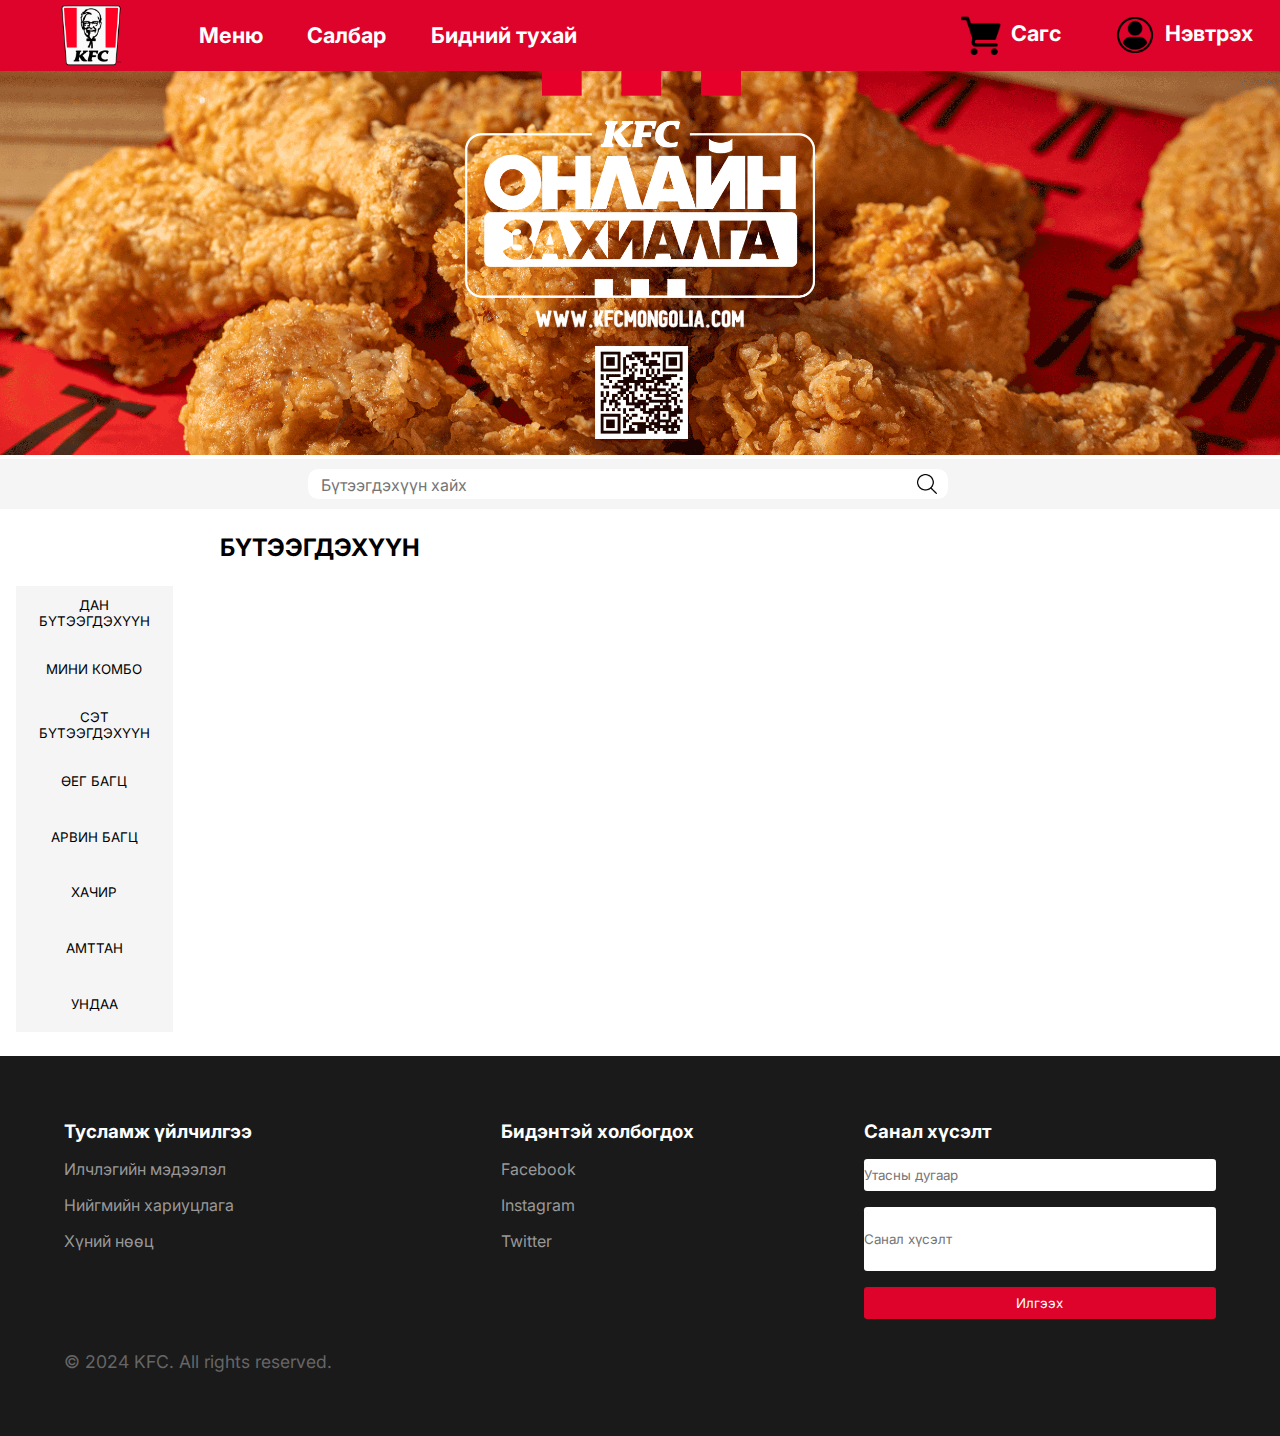
<file: index.html>
<!DOCTYPE html>
<html lang="en">
  <head>
    <meta charset="UTF-8" />
    <meta name="viewport" content="width=device-width, initial-scale=1.0" />
    <title>Меню</title>
    <link rel="stylesheet" href="css/headerFooter.css" />
    <link rel="stylesheet" href="css/index.css" />
    <link rel="manifest" href="manifest.json" />
    <link
      rel="stylesheet"
      href="https://cdnjs.cloudflare.com/ajax/libs/font-awesome/6.5.2/css/all.min.css"
      integrity="sha512-SnH5WK+bZxgPHs44uWIX+LLJAJ9/2PkPKZ5QiAj6Ta86w+fsb2TkcmfRyVX3pBnMFcV7oQPJkl9QevSCWr3W6A=="
      crossorigin="anonymous"
      referrerpolicy="no-referrer"
    />
    <link
      rel="stylesheet"
      href="https://fonts.googleapis.com/css2?family=Inter:wght@400;500;600;700&display=swap"
    />
    <script type="module" src="./js/products.js"></script>
  </head>
  <body>
    <div id="overlay"></div>
    <header-section></header-section>
    <section>
      <div>
        <img
          src="assets/Index Products/adimage1.jpeg"
          alt="Home Image"
          class="homeimage"
        />
      </div>
    </section>
    <div class="searchbox">
      <form action="">
        <input type="search" placeholder="Бүтээгдэхүүн хайх" id="search" />
        <button type="submit" aria-label="Search">
          <img src="assets/Index Products/search.png" alt="Search" />
        </button>
      </form>
    </div>
    <div id="title"><h2>БҮТЭЭГДЭХҮҮН</h2></div>
    <div id="product-container">
      <div id="product-name">
        <button class="p-name" data-category="ДАН БҮТЭЭГДЭХҮҮН">
          ДАН БҮТЭЭГДЭХҮҮН
        </button>
        <button class="p-name" data-category="МИНИ КОМБО">МИНИ КОМБО</button>
        <button class="p-name" data-category="СЭТ БҮТЭЭГДЭХҮҮН">
          СЭТ БҮТЭЭГДЭХҮҮН
        </button>
        <button class="p-name" data-category="ӨЕГ БАГЦ">ӨЕГ БАГЦ</button>
        <button class="p-name" data-category="АРВИН БАГЦ">АРВИН БАГЦ</button>
        <button class="p-name" data-category="ХАЧИР">ХАЧИР</button>
        <button class="p-name" data-category="АМТТАН">АМТТАН</button>
        <button class="p-name" data-category="УНДАА">УНДАА</button>
      </div>

      <div id="product-desc"></div>
    </div>
    <footer-section></footer-section>
    <script type="module" src="./js/index.js"></script>
    <script type="module" src="./components/header.js"></script>
    <script type="module" src="./components/footer.js"></script>

    <script>
      if ("serviceWorker" in navigator) {
        window.addEventListener("load", () => {
          navigator.serviceWorker
            .register("service-worker.js")
            .then((registration) => {
              console.log(
                "Service Worker registered with scope:",
                registration.scope
              );
            })
            .catch((error) => {
              console.error("Service Worker registration failed:", error);
            });
        });
      }
    </script>
  </body>
</html>
</file>
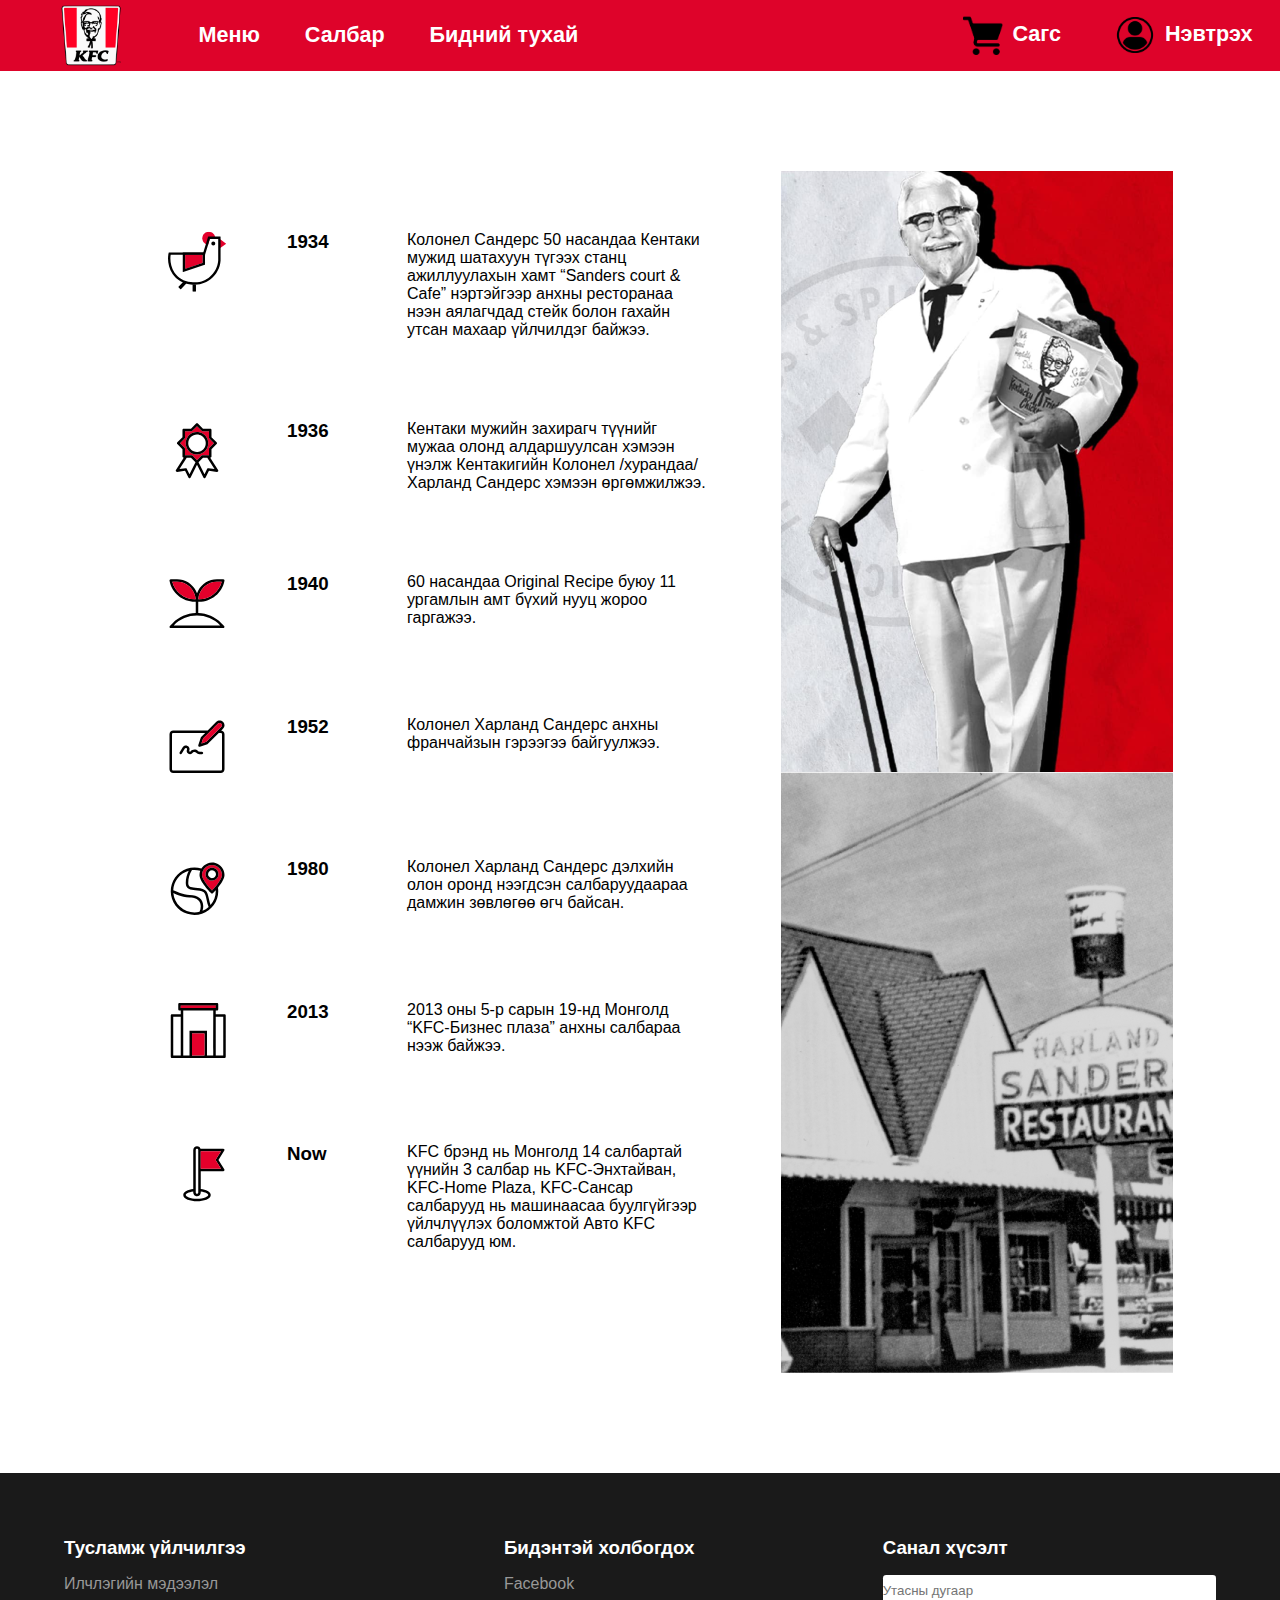
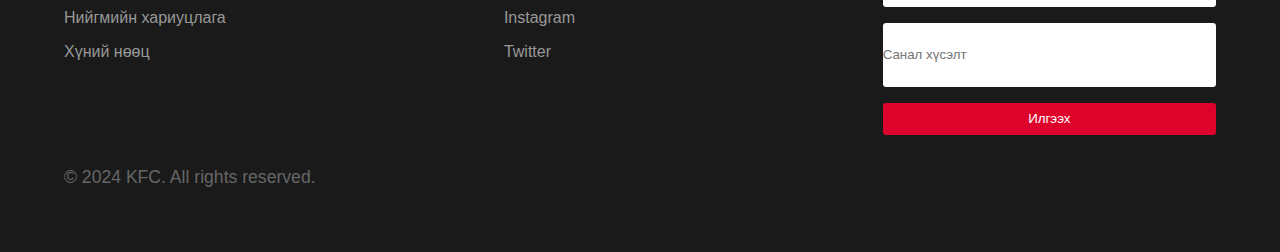
<file: about.html>
<!DOCTYPE html>
<html lang="en">
  <head>
    <meta charset="UTF-8" />
    <meta name="viewport" content="width=device-width, initial-scale=1.0" />
    <title>Бидний тухай</title>
    <script type="module" src="./components/header.js"></script>
    <script type="module" src="./components/footer.js"></script>
    <link rel="stylesheet" href="css/about.css" />
    <link rel="stylesheet" href="css/headerFooter.css" />
    <link
      rel="stylesheet"
      href="https://cdnjs.cloudflare.com/ajax/libs/font-awesome/6.5.2/css/all.min.css"
      integrity="sha512-SnH5WK+bZxgPHs44uWIX+LLJAJ9/2PkPKZ5QiAj6Ta86w+fsb2TkcmfRyVX3pBnMFcV7oQPJkl9QevSCWr3W6A=="
      crossorigin="anonymous"
      referrerpolicy="no-referrer"
    />
  </head>
  <body>
    <div id="overlay"></div>
    <header-section></header-section>
    <section class="about-section">
    <div class="history-section">
      <img src="/assets/icon1.svg" alt="Icon 1" />
      <h3>1934</h3>
      <p>
        Колонел Сандерс 50 насандаа Кентаки мужид шатахуун түгээх станц
        ажиллуулахын хамт “Sanders court & Cafe” нэртэйгээр анхны
        ресторанаа нээн аялагчдад стейк болон гахайн утсан махаар
        үйлчилдэг байжээ.
      </p>
      <img src="assets/icon2.svg" alt="Icon 2" />
      <h3>1936</h3>
      <p>
        Кентаки мужийн захирагч түүнийг мужаа олонд алдаршуулсан хэмээн
        үнэлж Кентакигийн Колонел /хурандаа/ Харланд Сандерс хэмээн
        өргөмжилжээ.
      </p>
      <img src="assets/icon3.svg" alt="Icon 3" />
      <h3>1940</h3>
      <p>
        60 насандаа Original Recipe буюу 11 ургамлын амт бүхий нууц жороо
        гаргажээ.
      </p>
      <img src="assets/icon4.svg" alt="Icon 4" />
      <h3>1952</h3>
      <p>Колонел Харланд Сандерс анхны франчайзын гэрээгээ байгуулжээ.</p>
      <img src="assets/icon5.svg" alt="Icon 5" />
      <h3>1980</h3>
      <p>
        Колонел Харланд Сандерс дэлхийн олон оронд нээгдсэн салбаруудаараа
        дамжин зөвлөгөө өгч байсан.
      </p>
      <img src="assets/icon6.svg" alt="Icon 6" />
      <h3>2013</h3>
      <p>
        2013 оны 5-р сарын 19-нд Монголд “KFC-Бизнес плаза” анхны салбараа
        нээж байжээ.
      </p>
      <img src="assets/icon7.svg" alt="Icon 7" />
      <h3>Now</h3>
      <p>
        KFC брэнд нь Монголд 14 салбартай үүнийн 3 салбар нь
        KFC-Энхтайван, KFC-Home Plaza, KFC-Сансар салбарууд нь машинаасаа
        буулгүйгээр үйлчлүүлэх боломжтой Авто KFC салбарууд юм.
      </p>
    </div>
    <div class="images">
      <img src="assets/kfc-img1.png" alt="KFC-1" />
      <img src="assets/kfc-img2.png" alt="KFC-2" />
    </div>
    </section>
    <footer-section></footer-section>
  <script src="js/about.js"></script>
</html>
</file>
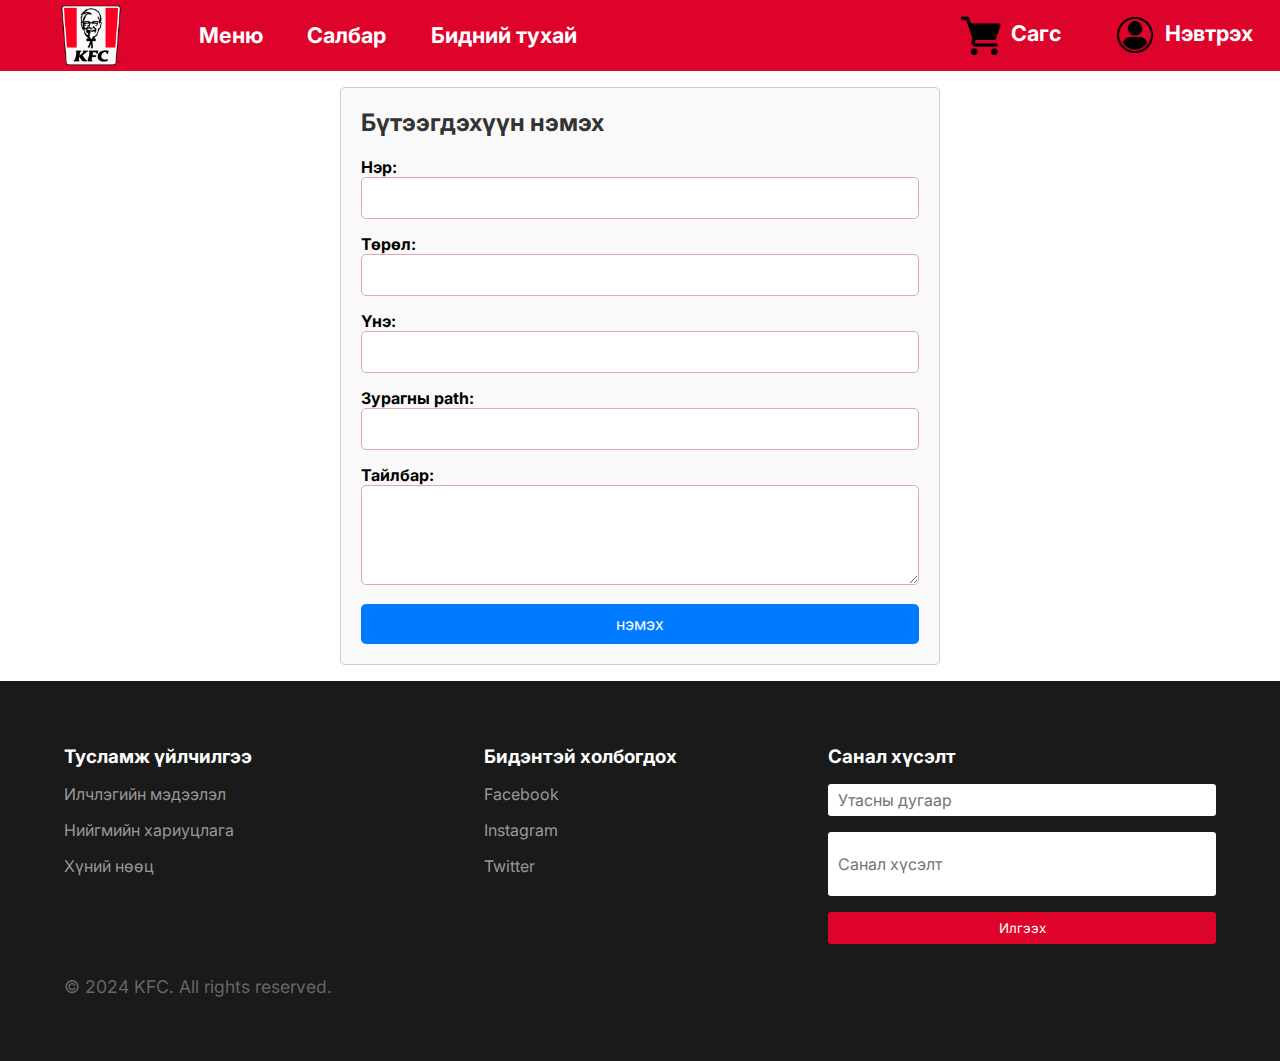
<file: addproduct.html>
<!DOCTYPE html>
<html lang="en">
  <head>
    <meta charset="UTF-8" />
    <meta name="viewport" content="width=device-width, initial-scale=1.0" />
    <title>Add Product</title>
    <link rel="stylesheet" href="css/headerFooter.css" />
    <link rel="stylesheet" href="css/addproduct.css" />
    <link
      rel="stylesheet"
      href="https://cdnjs.cloudflare.com/ajax/libs/font-awesome/6.5.2/css/all.min.css"
      integrity="sha512-SnH5WK+bZxgPHs44uWIX+LLJAJ9/2PkPKZ5QiAj6Ta86w+fsb2TkcmfRyVX3pBnMFcV7oQPJkl9QevSCWr3W6A=="
      crossorigin="anonymous"
      referrerpolicy="no-referrer"
    />
    <link
      rel="stylesheet"
      href="https://fonts.googleapis.com/css2?family=Inter:wght@400;500;600;700&display=swap"
    />
  </head>

  <body>
    <div id="overlay"></div>
    <header-section></header-section>
    <div class="container">
      <h2>Бүтээгдэхүүн нэмэх</h2>
      <form id="add-product-form">
        <div>
          <label for="name">Нэр:</label>
          <input type="text" id="name" name="name" required />
        </div>
        <div>
          <label for="category">Төрөл:</label>
          <input type="text" id="category" name="category" required />
        </div>
        <div>
          <label for="price">Үнэ:</label>
          <input
            type="number"
            id="price"
            name="price"
            min="0"
            step="0.01"
            required
          />
        </div>
        <div>
          <label for="image_path">Зурагны path:</label>
          <input type="text" id="image" name="image" required />
        </div>
        <div>
          <label for="description">Тайлбар:</label>
          <textarea id="description" name="description" required></textarea>
        </div>
        <button type="submit">нэмэх</button>
      </form>
    </div>
    <footer-section></footer-section>
    <script type="module" src="./components/header.js"></script>
    <script type="module" src="./components/footer.js"></script>
    <script type="module" src="./js/addproduct.js"></script>
  </body>
</html>
</file>
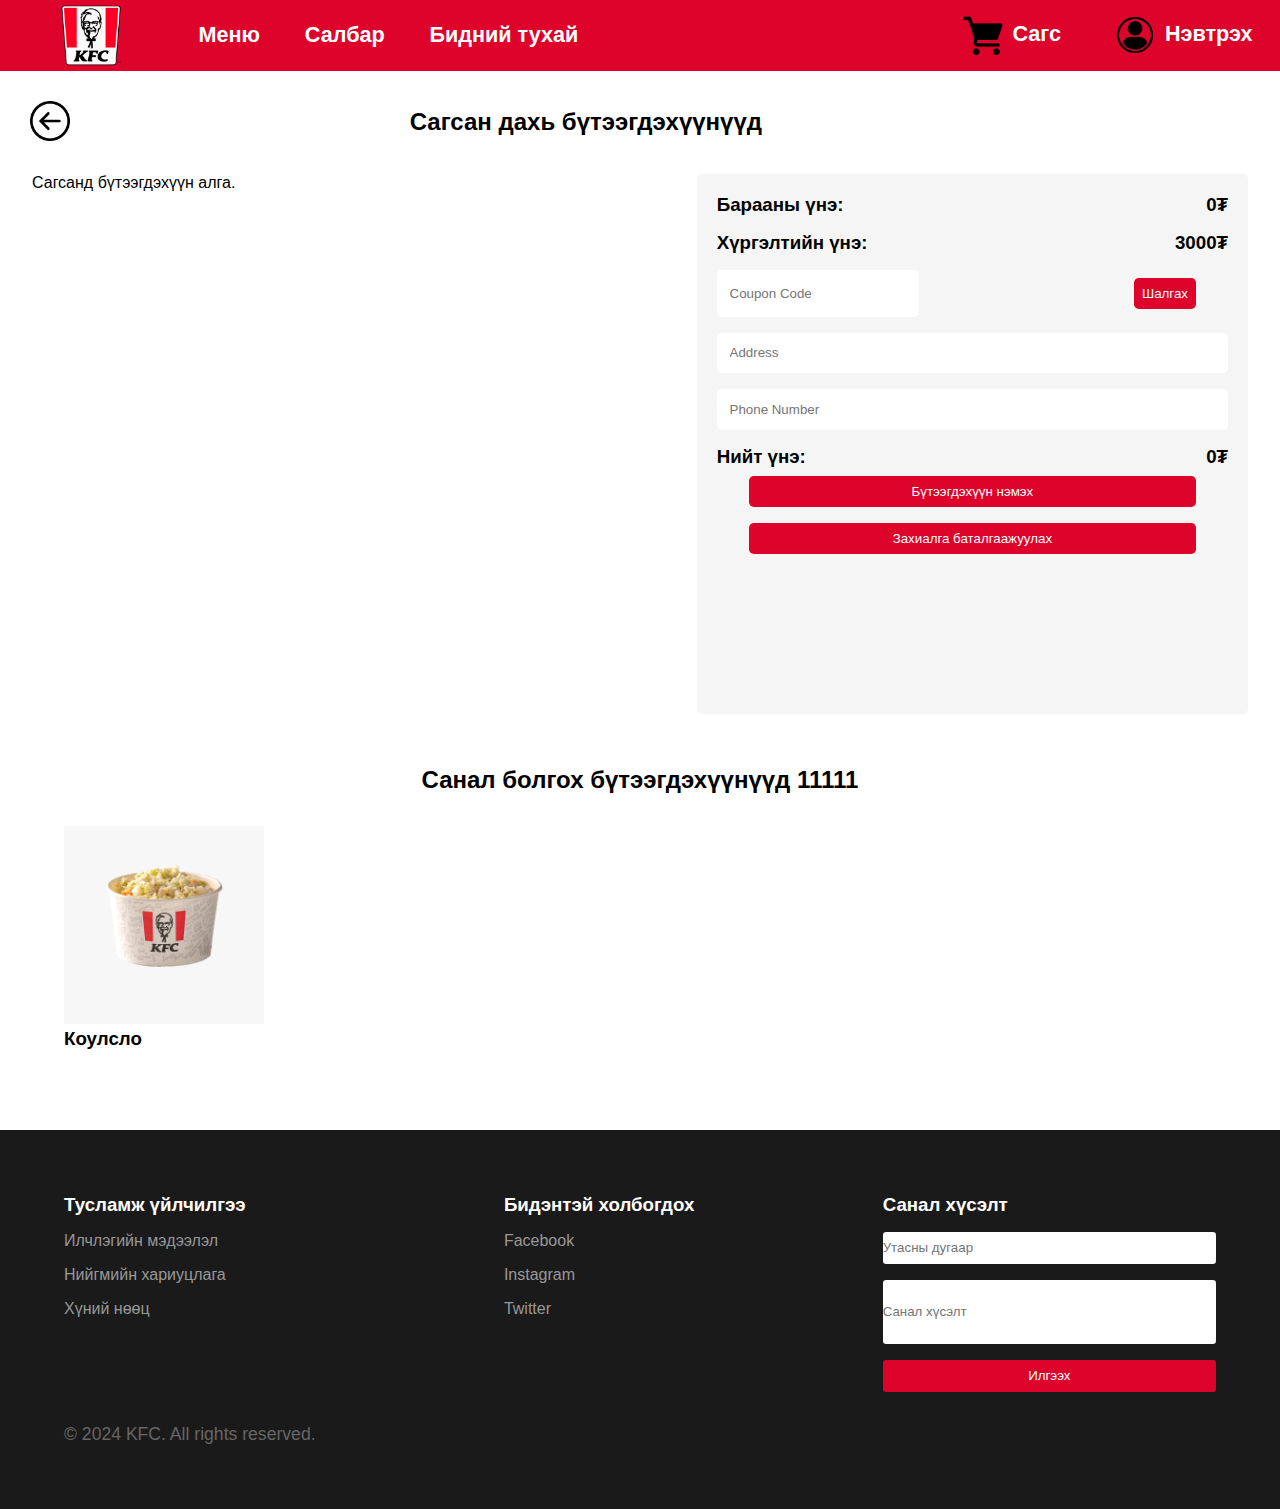
<file: basket.html>
<!DOCTYPE html>
<html lang="en">
  <head>
    <meta charset="UTF-8" />
    <meta name="viewport" content="width=device-width, initial-scale=1.0" />
    <title>Shopping Cart</title>
    <script type="module" src="./components/header.js"></script>
    <script type="module" src="./components/footer.js"></script>
    <link rel="stylesheet" href="css/headerFooter.css" />
    <link rel="stylesheet" href="css/basket.css" />
  </head>
  <body>
    <header-section></header-section>
    <basket-component>
      <template id="basket-template">
        <style>
          @import url("css/basket.css");

          :host {
            --background-color: var(--default-background-color, #fff);
            --text-color: var(--default-text-color, #000);
            display: block;
            background-color: var(--background-color);
            color: var(--text-color);
          }
        </style>
        <div id="overlay"></div>
        <div class="top">
          <button class="go-back">
            <a href="/index.html">
              <img
                src="assets/go-back.png"
                alt="Go Back button"
                class="back-icon"
              />
            </a>
          </button>
          <h1 class="title">
            <slot name="title">Сагсан дахь бүтээгдэхүүнүүд</slot>
          </h1>
        </div>
        <section id="big-container">
          <section class="order-details">
            <div class="products-container"></div>
          </section>
          <section class="payment">
            <div class="paysub">
              <h3>Барааны үнэ:</h3>
              <h3 id="prod-price">0₮</h3>
            </div>
            <div class="taxisub">
              <h3>Хүргэлтийн үнэ:</h3>
              <h3>3000₮</h3>
            </div>
            <div class="coupon">
              <input id="c" type="text" placeholder="Coupon Code" />
              <button class="check-btn">Шалгах</button>
            </div>
            <input type="text" placeholder="Address" />
            <input type="tel" placeholder="Phone Number" />
            <div class="totalpaysub">
              <h3>Нийт үнэ:</h3>
              <h3 id="total-price">0₮</h3>
            </div>
            <button class="add-products">Бүтээгдэхүүн нэмэх</button>
            <button class="order-verify">Захиалга баталгаажуулах</button>
          </section>
          <!-- <section class="recommendation">
            <div id="rec">
              <h2>Санал болгох бүтээгдэхүүнүүд</h2>
            </div>
            <div class="products-container" id="recommended-products"></div>
          </section> -->
          <section class="recommendation">
            <div id="rec">
              <h2>Санал болгох бүтээгдэхүүнүүд 11111</h2>
            </div>
            <div id="articles">
              <article class="article">
                <img src="assets/article-img.png" alt="Article Image" />
                <h3>Коулсло</h3>
              </article>
            </div>
          </section>
        </section>
      </template>
    </basket-component>
    <footer-section></footer-section>
    <script type="module" src="./components/basket-component.js"></script>
  </body>
</html>
</file>
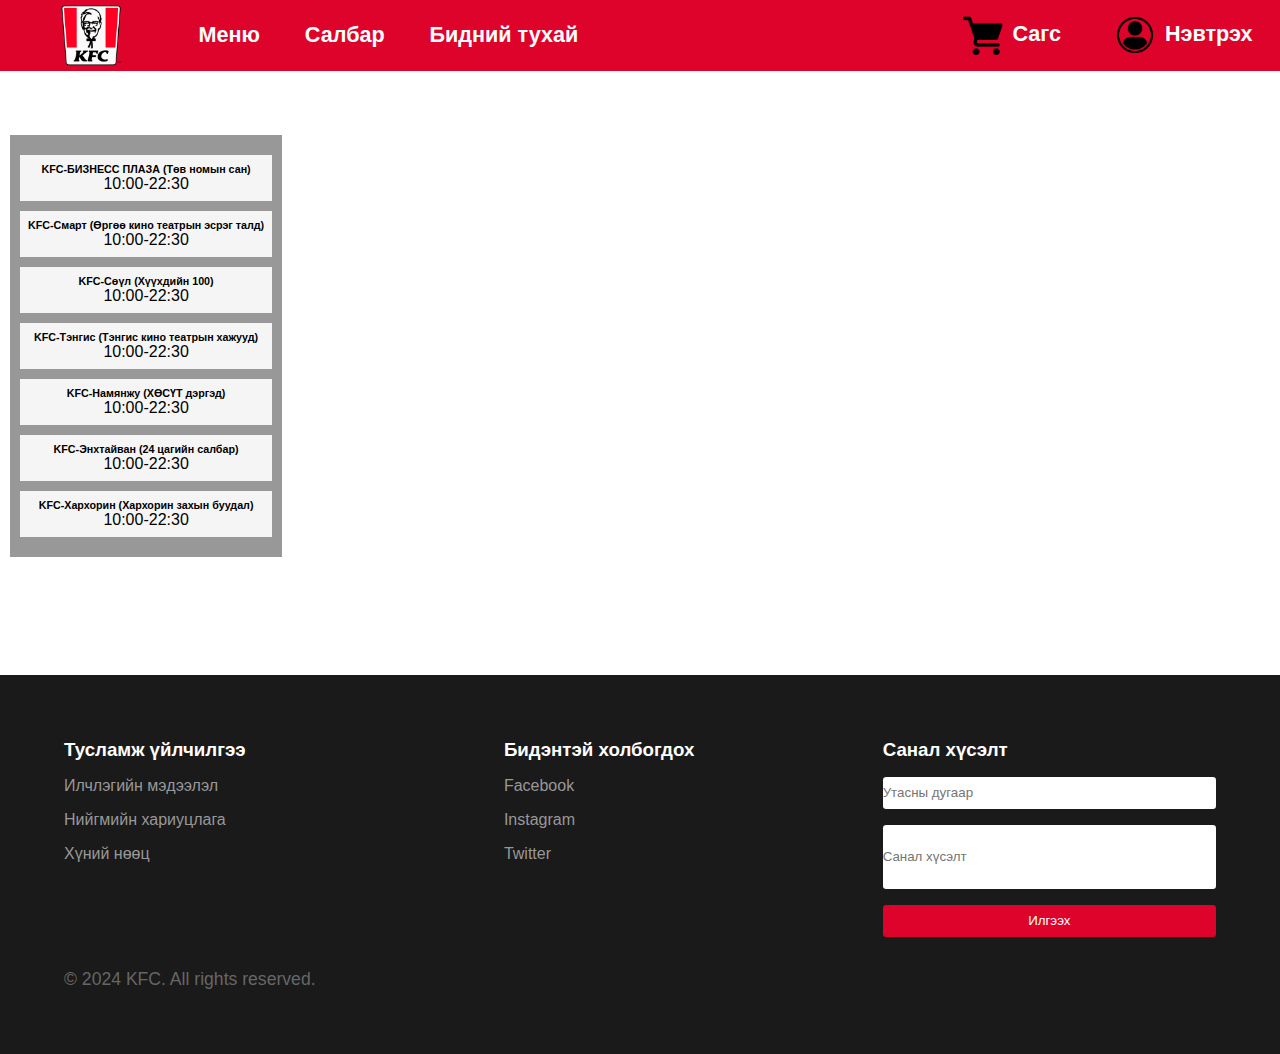
<file: branch.html>
<!DOCTYPE html>
<html lang="en">
  <head>
    <meta charset="UTF-8" />
    <meta name="viewport" content="width=device-width, initial-scale=1.0" />
    <title>Салбар</title>
    <!-- for header and footer of page -->
    <script type="module" src="./components/header.js"></script>
    <script type="module" src="./components/footer.js"></script>
    <link rel="stylesheet" href="css/headerFooter.css" />
    <link
      rel="stylesheet"
      href="https://cdnjs.cloudflare.com/ajax/libs/font-awesome/6.5.2/css/all.min.css"
      integrity="sha512-SnH5WK+bZxgPHs44uWIX+LLJAJ9/2PkPKZ5QiAj6Ta86w+fsb2TkcmfRyVX3pBnMFcV7oQPJkl9QevSCWr3W6A=="
      crossorigin="anonymous"
      referrerpolicy="no-referrer"
    />
    <style>
      :root {
        --color-red: #de032a;
        --color-white: white;
        --color-bg-grey: rgb(245, 245, 245);
        --color-text-grey: rgb(152, 152, 152);
        --color-dark-grey: rgb(26, 26, 26);
        --color-black: #000000;
      }
      * {
        font-family: "Poppins", sans-serif;
        margin: 0;
        padding: 0;
        text-decoration: none;
        list-style: none;
        box-sizing: border-box;
      }
      #over-map {
        background-color: var(--color-text-grey);
        & .red {
          background-color: red;
          color: var(--color-white);
        }
        padding: 10px;
        text-align: center;
        position: absolute;
        top: 4rem;
        left: 10px;
        z-index: 1;
        & div {
          background-color: var(--color-bg-grey);
          margin: 10px 0px;
          cursor: pointer;
          padding: 0.5rem;
        }
      }
      .containerGM {
        position: relative;
      }
      @media screen and (max-width: 768px) {
        #over-map {
          background-color: var(--color-text-grey);
          padding: 7px;
          text-align: center;
          position: absolute;
          top: 3rem;
          left: 5px;
          z-index: 1;
          & div {
            background-color: var(--color-bg-grey);
            margin: 5px 0px;
          }
        }
      }
    </style>
  </head>
  <body>
    <div id="overlay"></div>

    <header-section></header-section>

    <section class="containerGM">
      <div id="content">
        <iframe
          src="https://www.google.com/maps/embed?pb=!1m14!1m12!1m3!1d26318.901933719506!2d106.9120541933379!3d47.91982767640014!2m3!1f0!2f0!3f0!3m2!1i1024!2i768!4f13.1!5e0!3m2!1sen!2smn!4v1716112422618!5m2!1sen!2smn"
          width="100%"
          height="600"
          style="border: 0"
          allowfullscreen=""
          loading="lazy"
          referrerpolicy="no-referrer-when-downgrade"
        ></iframe>
      </div>
      <div id="over-map">
        <div class="box" id="div1">
          <h6>KFC-БИЗНЕСС ПЛАЗА (Төв номын сан)</h6>
          <p>10:00-22:30</p>
        </div>
        <div class="box" id="div2">
          <h6>KFC-Смарт (Өргөө кино театрын эсрэг талд)</h6>
          <p>10:00-22:30</p>
        </div>
        <div class="box" id="div3">
          <h6>KFC-Сөүл (Хүүхдийн 100)</h6>
          <p>10:00-22:30</p>
        </div>
        <div class="box" id="div4">
          <h6>KFC-Тэнгис (Тэнгис кино театрын хажууд)</h6>
          <p>10:00-22:30</p>
        </div>
        <div class="box" id="div5">
          <h6>KFC-Намянжу (ХӨСҮТ дэргэд)</h6>
          <p>10:00-22:30</p>
        </div>
        <div class="box" id="div6">
          <h6>KFC-Энхтайван (24 цагийн салбар)</h6>
          <p>10:00-22:30</p>
        </div>
        <div class="box" id="div7">
          <h6>KFC-Хархорин (Хархорин захын буудал)</h6>
          <p>10:00-22:30</p>
        </div>
      </div>
    </section>
    <footer-section></footer-section>
  </body>
  <script>
    document.addEventListener("DOMContentLoaded", (event) => {
      const boxes = document.querySelectorAll(".box");
      let activeBox = null;

      boxes.forEach((box) => {
        box.addEventListener("click", () => {
          if (activeBox) {
            activeBox.classList.remove("red");
          }
          box.classList.add("red");
          activeBox = box;
          const content = document.getElementById("content");
          switch (box.id) {
            case "div1":
              content.innerHTML =
                '<iframe src="https://www.google.com/maps/embed?pb=!1m18!1m12!1m3!1d21392.602655348554!2d106.91263675689692!3d47.91557982814178!2m3!1f0!2f0!3f0!3m2!1i1024!2i768!4f13.1!3m3!1m2!1s0x5d96924f35c671e7%3A0x950ee013be48d0d!2sKFC!5e0!3m2!1sen!2smn!4v1716113063222!5m2!1sen!2smn" width=100% height="600" style="border:0;" allowfullscreen="" loading="lazy" referrerpolicy="no-referrer-when-downgrade"></iframe>';
              break;
            case "div2":
              content.innerHTML =
                '<iframe src="https://www.google.com/maps/embed?pb=!1m18!1m12!1m3!1d2673.7262912539327!2d106.87244430133845!3d47.92233328275692!2m3!1f0!2f0!3f0!3m2!1i1024!2i768!4f13.1!3m3!1m2!1s0x5d9692e8b94b8aab%3A0xc8271e9cd4b16fa7!2sKFC!5e0!3m2!1sen!2smn!4v1716112515682!5m2!1sen!2smn" width=100% height="600" style="border:0;" allowfullscreen="" loading="lazy" referrerpolicy="no-referrer-when-downgrade"></iframe>';
              break;
            case "div3":
              content.innerHTML =
                '<iframe src="https://www.google.com/maps/embed?pb=!1m18!1m12!1m3!1d21392.898465910923!2d106.85878539721931!3d47.91486434532136!2m3!1f0!2f0!3f0!3m2!1i1024!2i768!4f13.1!3m3!1m2!1s0x5d9692fcb1a83e5b%3A0x6dca81f08e9d87cf!2sKFC!5e0!3m2!1sen!2smn!4v1716112694709!5m2!1sen!2smn" width=100% height="600" style="border:0;" allowfullscreen="" loading="lazy" referrerpolicy="no-referrer-when-downgrade"></iframe>';
              break;
            case "div4":
              content.innerHTML =
                '<iframe src="https://www.google.com/maps/embed?pb=!1m18!1m12!1m3!1d21318.888133369404!2d106.8588777490844!3d47.914856085703875!2m3!1f0!2f0!3f0!3m2!1i1024!2i768!4f13.1!3m3!1m2!1s0x5d9692594af5ecbb%3A0xee8dcbeadffa487!2sKFC!5e0!3m2!1sen!2smn!4v1716112758750!5m2!1sen!2smn" width=100% height="600" style="border:0;" allowfullscreen="" loading="lazy" referrerpolicy="no-referrer-when-downgrade"></iframe>';
              break;
            case "div5":
              content.innerHTML =
                '<iframe src="https://www.google.com/maps/embed?pb=!1m18!1m12!1m3!1d21319.573101139158!2d106.90737537804048!3d47.91319355752757!2m3!1f0!2f0!3f0!3m2!1i1024!2i768!4f13.1!3m3!1m2!1s0x5d9692242216cf7f%3A0xee5cc9580218151e!2sKFC!5e0!3m2!1sen!2smn!4v1716112821212!5m2!1sen!2smn" width=100% height="600" style="border:0;" allowfullscreen="" loading="lazy" referrerpolicy="no-referrer-when-downgrade"></iframe>';
              break;
            case "div6":
              content.innerHTML =
                '<iframe src="https://www.google.com/maps/embed?pb=!1m14!1m8!1m3!1d21397.87206285643!2d106.9280062!3d47.9028334!3m2!1i1024!2i768!4f13.1!3m3!1m2!1s0x5d9693cd373b0925%3A0x67ebb3e5f4408374!2sKFC!5e0!3m2!1sen!2smn!4v1716113010744!5m2!1sen!2smn" width=100% height="600" style="border:0;" allowfullscreen="" loading="lazy" referrerpolicy="no-referrer-when-downgrade"></iframe>';
              break;
            case "div7":
              content.innerHTML =
                '<iframe src="https://www.google.com/maps/embed?pb=!1m18!1m12!1m3!1d21397.441537884148!2d106.8240503898599!3d47.90387491405933!2m3!1f0!2f0!3f0!3m2!1i1024!2i768!4f13.1!3m3!1m2!1s0x5d9692e8914ae905%3A0x6637e84d75552fda!2sKFC!5e0!3m2!1sen!2smn!4v1716112947335!5m2!1sen!2smn" width=100% height="600" style="border:0;" allowfullscreen="" loading="lazy" referrerpolicy="no-referrer-when-downgrade"></iframe>';
              break;
            default:
              content.innerHTML = "Unknown Div";
              break;
          }
        });
      });
    });

    //dialogue
    document.addEventListener("DOMContentLoaded", function () {
      const dialog = document.getElementById("myDialog");
      window.showDialog = function () {
        if (dialog) {
          dialog.show();
          document.getElementById("overlay").style.display = "block";
        } else {
          console.error("Dialog element not found");
        }
      };

      window.closeDialog = function () {
        if (dialog) {
          dialog.close();
          document.getElementById("overlay").style.display = "none";
        } else {
          console.error("Dialog element not found");
        }
      };
    });
    function showSidebar() {
      const sidebar = document.querySelector(".sidebar1");
      sidebar.style.display = "flex";
      console.log("nnn");
      const parent = document.getElementById("side2");

      const newli = document.createElement("li");
      newli.classList.add("toggle2");
      newli.addEventListener("click", hideSidebar);
      newli.innerHTML = ' <i class="fa-solid fa-x"></i>';
      const oldli = document.querySelector(".toggle");
      parent.removeChild(oldli);
      parent.appendChild(newli);
    }
    function hideSidebar() {
      const sidebar = (document.querySelector(".sidebar1").style.display =
        "none");
      console.log("nnnn");
      const parent = document.getElementById("side2");
      const newli = document.createElement("li");
      newli.classList.add("toggle");
      newli.addEventListener("click", showSidebar);
      newli.innerHTML = ' <i  class="fas fa-bars"></i>';
      const oldli = document.querySelector(".toggle2");
      parent.removeChild(oldli);
      parent.appendChild(newli);
    }
  </script>
</html>
</file>
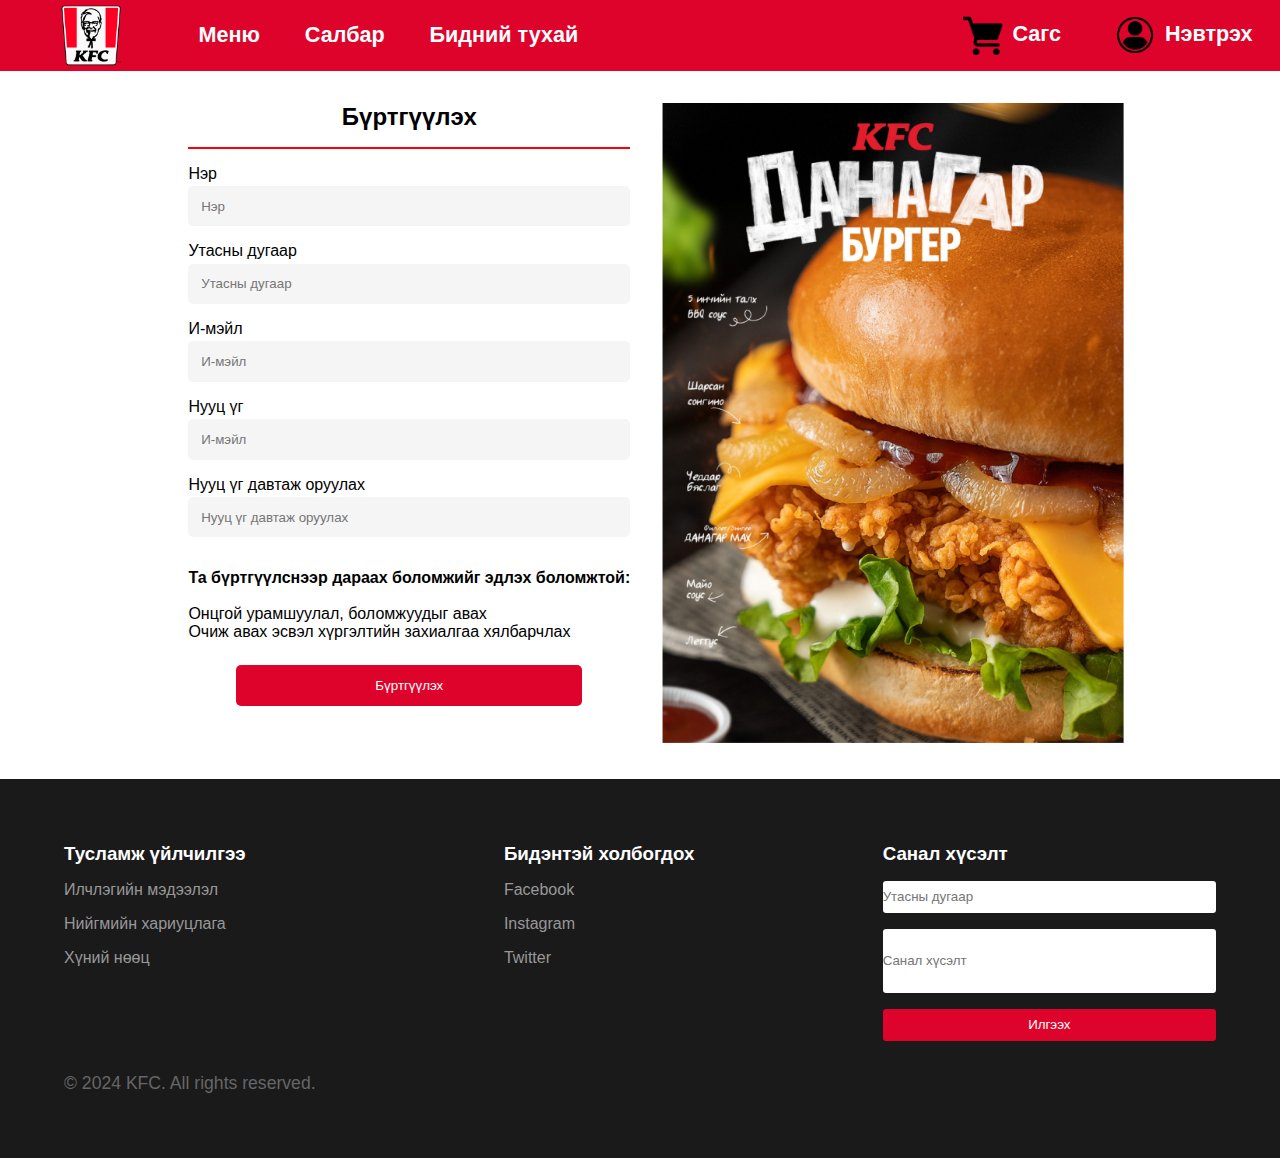
<file: register.html>
<!DOCTYPE html>
<html lang="en">
  <head>
    <meta charset="UTF-8" />
    <meta name="viewport" content="width=device-width, initial-scale=1.0" />
    <title>Бүртгүүлэх</title>
    <script type="module" src="./components/header.js"></script>
    <script type="module" src="./components/footer.js"></script>
    <link rel="stylesheet" href="css/headerFooter.css" />
    <link
      rel="stylesheet"
      href="https://cdnjs.cloudflare.com/ajax/libs/font-awesome/6.5.2/css/all.min.css"
      integrity="sha512-SnH5WK+bZxgPHs44uWIX+LLJAJ9/2PkPKZ5QiAj6Ta86w+fsb2TkcmfRyVX3pBnMFcV7oQPJkl9QevSCWr3W6A=="
      crossorigin="anonymous"
      referrerpolicy="no-referrer"
    />
    <style>
      :root {
        --color-red: #de032a;
        --color-white: white;
        --color-bg-grey: rgb(245, 245, 245);
        --color-text-grey: rgb(152, 152, 152);
        --color-dark-grey: rgb(26, 26, 26);
        --color-black: #000000;
      }
      * {
        font-family: "Poppins", sans-serif;
        margin: 0;
        padding: 0;
      }
      #containerReg {
        display: flex;
        justify-content: center;
        padding: 2rem;
        & #main-left {
          padding: 0 2rem;
          display: flex;
          flex-direction: column;
          & h2 {
            text-align: center;
            margin-bottom: 1rem;
          }
          & input {
            background-color: var(--color-bg-grey);
            padding: 0.8rem;
            border-radius: 5px;
            border: none;
          }
          & label {
            text-align: left;
            margin-top: 1rem;
            margin-bottom: 0.2rem;
          }
          & > p {
            margin-top: 2rem;
          }
          & button {
            margin: 1.5rem 3rem;
            padding: 0.8rem;
            background-color: var(--color-red);
            border-radius: 5px;
            border: none;
            color: var(--color-white);
          }
        }
        & #main-right {
          img {
            height: 40rem;
          }
        }
      }

      @media screen and (max-width: 768px) {
        #containerReg {
          flex-direction: column;
          align-content: center;
          align-items: center;
          & #main-right {
            img {
              margin: 1rem;
              max-width: 100%;
            }
          }
        }
      }
    </style>
  </head>

  <body>
    <div id="overlay"></div>

    <header-section></header-section>
    <div id="containerReg">
      <div id="main-left">
        <h2>Бүртгүүлэх</h2>
        <hr color="red" />
        <label for="">Нэр</label>
        <input type="text" placeholder="Нэр" />

        <label for="">Утасны дугаар</label>
        <input type="number" placeholder="Утасны дугаар" />

        <label for="">И-мэйл</label>
        <input type="text" placeholder="И-мэйл" />
        <label for="">Нууц үг</label>
        <input type="password" placeholder="И-мэйл" />
        <label for="">Нууц үг давтаж оруулах</label>
        <input type="password" placeholder="Нууц үг давтаж оруулах" />
        <p>
          <strong> Та бүртгүүлснээр дараах боломжийг эдлэх боломжтой: </strong>
        </p>
        <br />
        <ul>
          <li>
            <p>Онцгой урамшуулал, боломжуудыг авах</p>
          </li>
          <li>
            <p>Очиж авах эсвэл хүргэлтийн захиалгаа хялбарчлах</p>
          </li>
        </ul>
        <button type="submit">Бүртгүүлэх</button>
      </div>
      <div id="main-right">
        <img src="/assets/burt-img.png" alt="" />
      </div>
    </div>
    <footer-section></footer-section>
  </body>

  <script>
    document.addEventListener("DOMContentLoaded", function () {
      const dialog = document.getElementById("myDialog");
      window.showDialog = function () {
        if (dialog) {
          dialog.show();
          document.getElementById("overlay").style.display = "block";
        } else {
          console.error("Dialog element not found");
        }
      };

      window.closeDialog = function () {
        if (dialog) {
          dialog.close();
          document.getElementById("overlay").style.display = "none";
        } else {
          console.error("Dialog element not found");
        }
      };
    });
    function showSidebar() {
      const sidebar = document.querySelector(".sidebar1");
      sidebar.style.display = "flex";
      console.log("nnn");
      const parent = document.getElementById("side2");

      const newli = document.createElement("li");
      newli.classList.add("toggle2");
      newli.addEventListener("click", hideSidebar);
      newli.innerHTML = ' <i class="fa-solid fa-x"></i>';
      const oldli = document.querySelector(".toggle");
      parent.removeChild(oldli);
      parent.appendChild(newli);
    }
    function hideSidebar() {
      const sidebar = (document.querySelector(".sidebar1").style.display =
        "none");
      console.log("nnnn");
      const parent = document.getElementById("side2");
      const newli = document.createElement("li");
      newli.classList.add("toggle");
      newli.addEventListener("click", showSidebar);
      newli.innerHTML = ' <i  class="fas fa-bars"></i>';
      const oldli = document.querySelector(".toggle2");
      parent.removeChild(oldli);
      parent.appendChild(newli);
    }
  </script>
</html>
</file>
<file: css/headerFooter.css>
:root {
  --color-red: rgb(222, 3, 42);
  --color-white: white;
  --color-bg-grey: rgb(245, 245, 245);
  --color-text-grey: rgb(152, 152, 152);
  --color-dark-grey: rgb(26, 26, 26);
  --color-black: #000000;
  --color-gray1: #e8e8e8;
}
* {
  font-family: "Inter", sans-serif;
  margin: 0;
  padding: 0;
  text-decoration: none;
  list-style: none;
  box-sizing: border-box;
}
/* Header style begin */
/* Header utility class */
.logo {
  width: 5.5rem;
  height: auto;
  margin: 0 1.6rem;
}
.toggle {
  display: none;
  font-size: 45px;
}
.toggle2 {
  font-size: 30px;
  color: var(--color-white);
}
.navbar-text {
  font-weight: bold;
  font-size: 2.4vh;
  text-decoration: none;
  color: white;
  margin: 0 0.4rem;
}
.cart-icon,
.login-icon {
  max-width: 2.5rem;
  height: auto;
  margin-left: auto;
  background-color: transparent;
  border: none;
  cursor: pointer;
  margin: 0 0.6rem;
}
ul li:nth-child(4) {
  margin-right: auto;
}
/* header {
  position: sticky;
} */
header ul {
  display: flex;
  top: 0;
  z-index: 5;
  justify-content: space-between;
  align-items: center;
  padding: 5px;
  background-color: var(--color-red);
  color: white;
  & li {
    margin: 0 1rem;
  }
  & button {
    background-color: var(--color-red);
    border: none;
  }
  & img {
    vertical-align: middle;
  }
}
.sidebar ul {
  /* position: fixed;
  top: 0;
  right: 0; */
  height: 35vh;
  width: 350px;
  z-index: 6;
  background-color: var(--color-red);
  /* background-color: #e8e8e84d;*/
  backdrop-filter: blur(10px);
  box-shadow: -10px 0 10px rgba(0, 0, 0, 0.2);
  display: none;
  flex-direction: column;
  align-items: flex-start;
  justify-content: flex-start;

  & li {
    margin: 0.5rem;
    & a {
      /* color: #000000; */
      color: var(--color-white);
    }
    & button {
      background: none;
      /* color: #000000; */
      color: var(--color-white);
      border: none;
    }
  }
}
/* Header end */

/* Footer begin */
/* footer utility classes */
.footer-header-text {
  color: var(--color-white);
  font-weight: bold;
}
.footer-text {
  color: var(--color-text-grey);
  text-decoration: none;
}
footer {
  padding: 4rem;
  background-color: var(--color-dark-grey);
  display: grid;
  grid-gap: 2rem;
  grid-template-areas: "box-1 box-2 box-3";
  & #box-1 {
    grid-area: "box-1";
    & ol {
      margin-top: 1rem;
    }
  }
  & #box-2 {
    grid-area: "box-2";
    & ol {
      margin-top: 1rem;
    }
  }
  & #box-3 {
    display: flex;
    flex-direction: column;
    grid-area: "box-3";
    & .form-phone {
      margin-top: 1rem;
      border: none;
      height: 2rem;
      border-radius: 0.2rem;
    }
    & .form-feedback {
      height: 4rem;
      margin: 1rem 0;
      border: none;
      border-radius: 0.2rem;
    }
    & #button-footer {
      background-color: var(--color-red);
      color: var(--color-white);
      border: none;
      height: 2rem;
      border-radius: 0.2rem;
    }
  }
}
/* Footer end */
/* Header->Login begin*/
#overlay {
  position: fixed;
  top: 0;
  left: 0;
  width: 100%;
  height: 100%;
  background: linear-gradient(
    to bottom,
    rgba(0, 0, 0, 0.9),
    rgba(0, 0, 0, 0.8)
  );
  z-index: 7;
  display: none;
}
#myDialog {
  z-index: 999;
  position: absolute;
  margin: 5rem auto;
  border-radius: 10px;
  border: none;
  & #container {
    display: flex;
    justify-content: center;
    flex-direction: column;
    margin: 1rem 1rem 5rem 1rem;
    & #dialogue-button-1 {
      width: 2rem;
      margin-left: 20rem;
      background-color: var(--color-white);
      color: var(--color-text-grey);
      font-size: larger;
      font-family: "Inter", sans-serif;
      border: none;
    }

    & h3 {
      margin: 0 auto;
      margin-top: 2rem;
    }
    & input {
      background-color: var(--color-bg-grey);
      padding: 0.8rem;
      border-radius: 5px;
      border: none;
    }
    & label {
      text-align: left;
      margin-top: 1rem;
      margin-bottom: 0.2rem;
    }

    & #dialogue-button-2 {
      margin: 2rem 7rem;
      padding: 0.5rem;
      border-radius: 0.3rem;
      color: var(--color-white);
      background-color: var(--color-red);
      border: none;
    }
    & a {
      margin: 0 7rem;
      background-color: var(--color-bg-grey);
      border-radius: 0.3rem;
      display: flex;
      text-decoration: none;
      color: var(--color-red);
      padding: 0.5rem;
      padding-left: 1.8rem;
      font-size: small;
    }
  }
}
/* Header->Login end */
/* media query */

@media screen and (min-width: 550px) and (max-width: 900px) {
  .sidebar ul {
    position: relative;
  }
  #side1 {
    width: 100vw;
  }
  .hideonmobile {
    display: none;
  }
  .toggle {
    display: block;
  }
  footer {
    grid-template-areas:
      "box-1  box-2"
      "box-3 box-3";
    align-content: center;
    & #box-3 {
      grid-column: 1 / span 2;
    }
  }
}
.copyright {
  font-size: 1.1em;
  color: #666;
}
@media screen and (max-width: 549px) {
  .sidebar ul {
    position: relative;
  }
  #side1 {
    width: 100%;
  }
  .hideonmobile {
    display: none;
  }
  .toggle {
    display: block;
  }
  footer {
    grid-template-areas:
      "box-1 "
      "box-2"
      " box-3";
  }
}
</file>
<file: css/index.css>
:root {
  --color-red: #de032a;
  --color-white: white;
  --color-bg-grey: rgb(245, 245, 245);
  --color-text-grey: rgb(152, 152, 152);
  --color-dark-grey: rgb(26, 26, 26);
  --color-black: #000000;
}
* {
  font-family: "Inter", sans-serif;
  margin: 0;
  padding: 0;
}
/* showcase img */
section div img {
  width: 100vw;
}
/* search box */
.searchbox {
  height: 50px;
  display: flex;
  justify-content: center;
  align-items: center;
  background-color: var(--color-bg-grey);
  & form {
    align-items: center;
  }
  & button {
    border: none;
    background: none;
    position: relative;
    left: -35px;
    bottom: -3px;
    & img {
      width: 20px;
    }
  }
}
#search::placeholder {
  font-size: smaller;
}
#search {
  padding: 2%;
  border: none;
  height: 30px;
  width: 50vw;
  color: var(--color-black);
  border-radius: 10px;
  font-size: larger;
}
#title {
  margin-top: 1.5rem;
  margin-left: 17.2vw;
}
#product-container {
  display: grid;
  grid-template-areas: "item-1 item-2 item-2 item-2";
  gap: 2rem;
  padding: 0 1rem;
}
#product-name {
  margin: 1.5rem 0;
  border: none;
  border-radius: 0;
  grid-area: item-1;
  display: flex;
  flex-direction: column;
}
#product-name button {
  height: 6.2vh;
  background-color: var(--color-bg-grey);
  border: none;
  color: var(--color-black);
  padding: 0.5rem;
}
#product-name button.active {
  background-color: red;
  color: white;
}
#product-desc {
  margin: 1.5rem;
  grid-area: item-2;
  grid-column: 2 / span 3;
  flex-wrap: wrap;
  overflow-y: auto;
  display: flex;
  overflow: auto;
  width: 79vw;
  height: 48vh;
  padding: 1rem;
  padding-top: 0;
}

#product-desc .detail-default {
  display: block;
}
h4,
div.detail-default {
  color: var(--color-dark-grey);
  background-color: var(--color-white);
}
#product-desc .box {
  background-color: var(--color-white);
  border-radius: 10px;
  box-shadow: 0 4px 6px rgba(0, 0, 0, 0.1);
  width: 300px;
  height: 400px;
  margin: 10px;
  position: relative;
  overflow: hidden;
  transition: box-shadow 0.3s ease;
}

#product-desc .detail-hover {
  display: none;
  position: absolute;
  left: 0;
  right: 0;
  bottom: 0;
  padding: 20px;
}

#product-desc .box:hover .detail-default {
  display: none;
}

#product-desc .box:hover .detail-hover {
  display: block;
  margin: 1.4rem;
  background-color: white;
  & button {
    background: var(--color-red);
    color: var(--color-white);
    border: none;
    margin: 1rem auto;
    padding: 0.5rem;
    width: 100%;
  }
  & h3 {
    margin-top: 1rem;
  }
  & h4 {
    margin-left: 1rem;
  }
}

#product-desc div {
  padding: 1rem 1.5rem;
  margin: 1rem;
  margin-top: 0;
  position: relative;
}
#product-desc div img {
  width: 250px;
}
#product-desc div h5 {
  margin: 0.5rem;
}
#product-desc div h4 {
  color: var(--color-red);
  margin-left: 0.5rem;
}

.detail {
  display: none;
}

/* Media query */
@media screen and (max-width: 610px) {
  #product-container {
    display: grid;
    grid-template-areas:
      "item-1"
      "item-2";
    gap: 2rem;
    padding: 0 1rem;
    & #product-name {
      display: flex;
      flex-direction: row;
      overflow-x: auto;
      width: 90vw;
    }
    & #product-desc {
      margin: 1.5rem;
      grid-area: item-2;
      display: flex;
      flex-wrap: wrap;
      overflow-y: auto;
    }
  }
}
</file>
<file: css/about.css>
* {
  font-family: "Inter", sans-serif;
  margin: 0;
  padding: 0;
}

.video-section {
  margin: 0;
}
.about-section {
  display: flex;
  flex-direction: row;
  justify-content: space-around;
  padding: 100px;
}
.history-section {
  padding: 60px;
  display: grid;
  grid-template-columns: 100px 100px 300px;
  grid-gap: 20px;
  justify-content: center;
}
.images {
  display: flex;
  flex-direction: column;
}
</file>
<file: css/addproduct.css>
.container {
  max-width: 600px;
  margin: 1rem auto;
  padding: 20px;
  border: 1px solid #ccc;
  border-radius: 5px;
  background-color: #f9f9f9;
}

h2 {
  margin-bottom: 20px;
  font-size: 24px;
  color: #333;
}

form {
  display: flex;
  flex-direction: column;
}

form > div {
  margin-bottom: 15px;
}

label {
  font-weight: bold;
}

input[type="text"],
input[type="number"],
textarea {
  width: 100%;
  padding: 10px;
  border: 1px solid #ccc;
  border-radius: 5px;
  font-size: 16px;
  box-sizing: border-box;
}

textarea {
  height: 100px;
}

button[type="submit"] {
  padding: 10px 20px;
  background-color: #007bff;
  color: #fff;
  border: none;
  border-radius: 5px;
  font-size: 16px;
  cursor: pointer;
  transition: background-color 0.3s ease;
}

button[type="submit"]:hover {
  background-color: #0056b3;
}

input:required:invalid,
textarea:required:invalid {
  border-color: rgb(225, 169, 169);
}

input:required:valid,
textarea:required:valid {
  border-color: #ccc;
}
</file>
<file: css/basket.css>
:root {
  --color-red: #de032a;
  --color-white: white;
  --color-bg-grey: rgb(245, 245, 245);
  --color-text-grey: rgb(152, 152, 152);
  --color-dark-grey: rgb(26, 26, 26);
  --color-black: #000000;
}
* {
  font-family: "Poppins", sans-serif;
  margin: 0;
  padding: 0;
}
/* Deed heseg begin */
.top {
  display: flex;
  justify-content: space-between;
  align-items: center;
  padding: 30px;
  & .go-back {
    background-color: transparent;
    border: none;
    cursor: pointer;
  }
  & .go-back .back-icon {
    width: 40px;
  }
  & .title {
    font-size: 24px;
    margin-right: 40%;
  }
}
/* deed heseg end */
/* Main begin */
#big-container {
  display: grid;
  grid-template-areas:
    "section-1 section-1 section-2"
    "section-3 section-3 section-3";
  gap: 2rem;
  & .order-details {
    grid-area: section-1;
    margin: 0 2rem;
    display: flex;
    flex-direction: column;
    gap: 20px;
    height: 60vh;
    max-height: 90%;
    overflow-y: auto;
    & .products {
      display: flex;
      gap: 20px;
      border-bottom: 3px solid var(--color-bg-grey);
      border-radius: 5px;
      padding: 10px;
      & .product-image {
        max-width: 100px;
        max-height: 100px;
      }
      & .product-info {
        margin-right: auto;
      }
      & .product-actions {
        display: flex;
        flex-direction: row;
        align-content: center;
        gap: 10px;
        margin-top: 0.4rem;
        & p {
          color: var(--color-red);
          font-weight: bold;
          margin-top: 0;
        }
        & .quantity-btn {
          background-color: var(--color-black);
          border: none;
          cursor: pointer;
          color: var(--color-white);
          width: 1rem;
          margin: 0 0.2rem;
        }
        & .delete-icon,
        .delete {
          max-width: 20px;
          max-height: 20px;
          border: none;
          /* margin-top: 0.1rem; */
        }
      }
    }
  }
  & .payment {
    margin: 0 2rem;
    grid-area: section-2;
    background-color: var(--color-bg-grey);
    display: flex;
    flex-direction: column;
    padding: 20px;
    border-radius: 5px;
    & .paysub {
      display: flex;
      justify-content: space-between;
      & h3 {
        margin-bottom: 1rem;
      }
      & #red {
        color: var(--color-red);
        font-size: larger;
      }
    }
    & .taxisub {
      display: flex;
      justify-content: space-between;
      margin-bottom: 1rem;
    }
    & .coupon {
      display: flex;
      justify-content: space-between;
      & button {
        margin-bottom: 1.5rem;
      }
    }
    & input {
      background-color: var(--color-white);
      padding: 0.8rem;
      border-radius: 5px;
      border: none;
      margin-bottom: 1rem;
    }
    & button {
      margin: 0.5rem 2rem;
      padding: 0.5rem;
      border-radius: 0.3rem;
      color: var(--color-white);
      background-color: var(--color-red);
      border: none;
    }
    & .totalpaysub {
      display: flex;
      justify-content: space-between;
    }
  }
  & .recommendation {
    grid-area: section-3;
    display: flex;
    flex-direction: column;
    margin-top: 20px;
    align-items: center;
    margin-bottom: 5rem;
    & #rec {
      margin-bottom: 2rem;
    }
    & #articles {
      width: 100vw; /* Full width of the viewport */
      max-width: 90%;
      display: flex;
      overflow: auto;
      gap: 20px;
      & .article img {
        width: 200px;
      }
    }
  }
}
/* Main end*/
@media only screen and (max-width: 895px) {
  #big-container {
    display: grid;
    grid-template-areas:
      "section-1 "
      "section-2"
      "section-3 ";
    gap: 2rem;
  }
}
</file>
